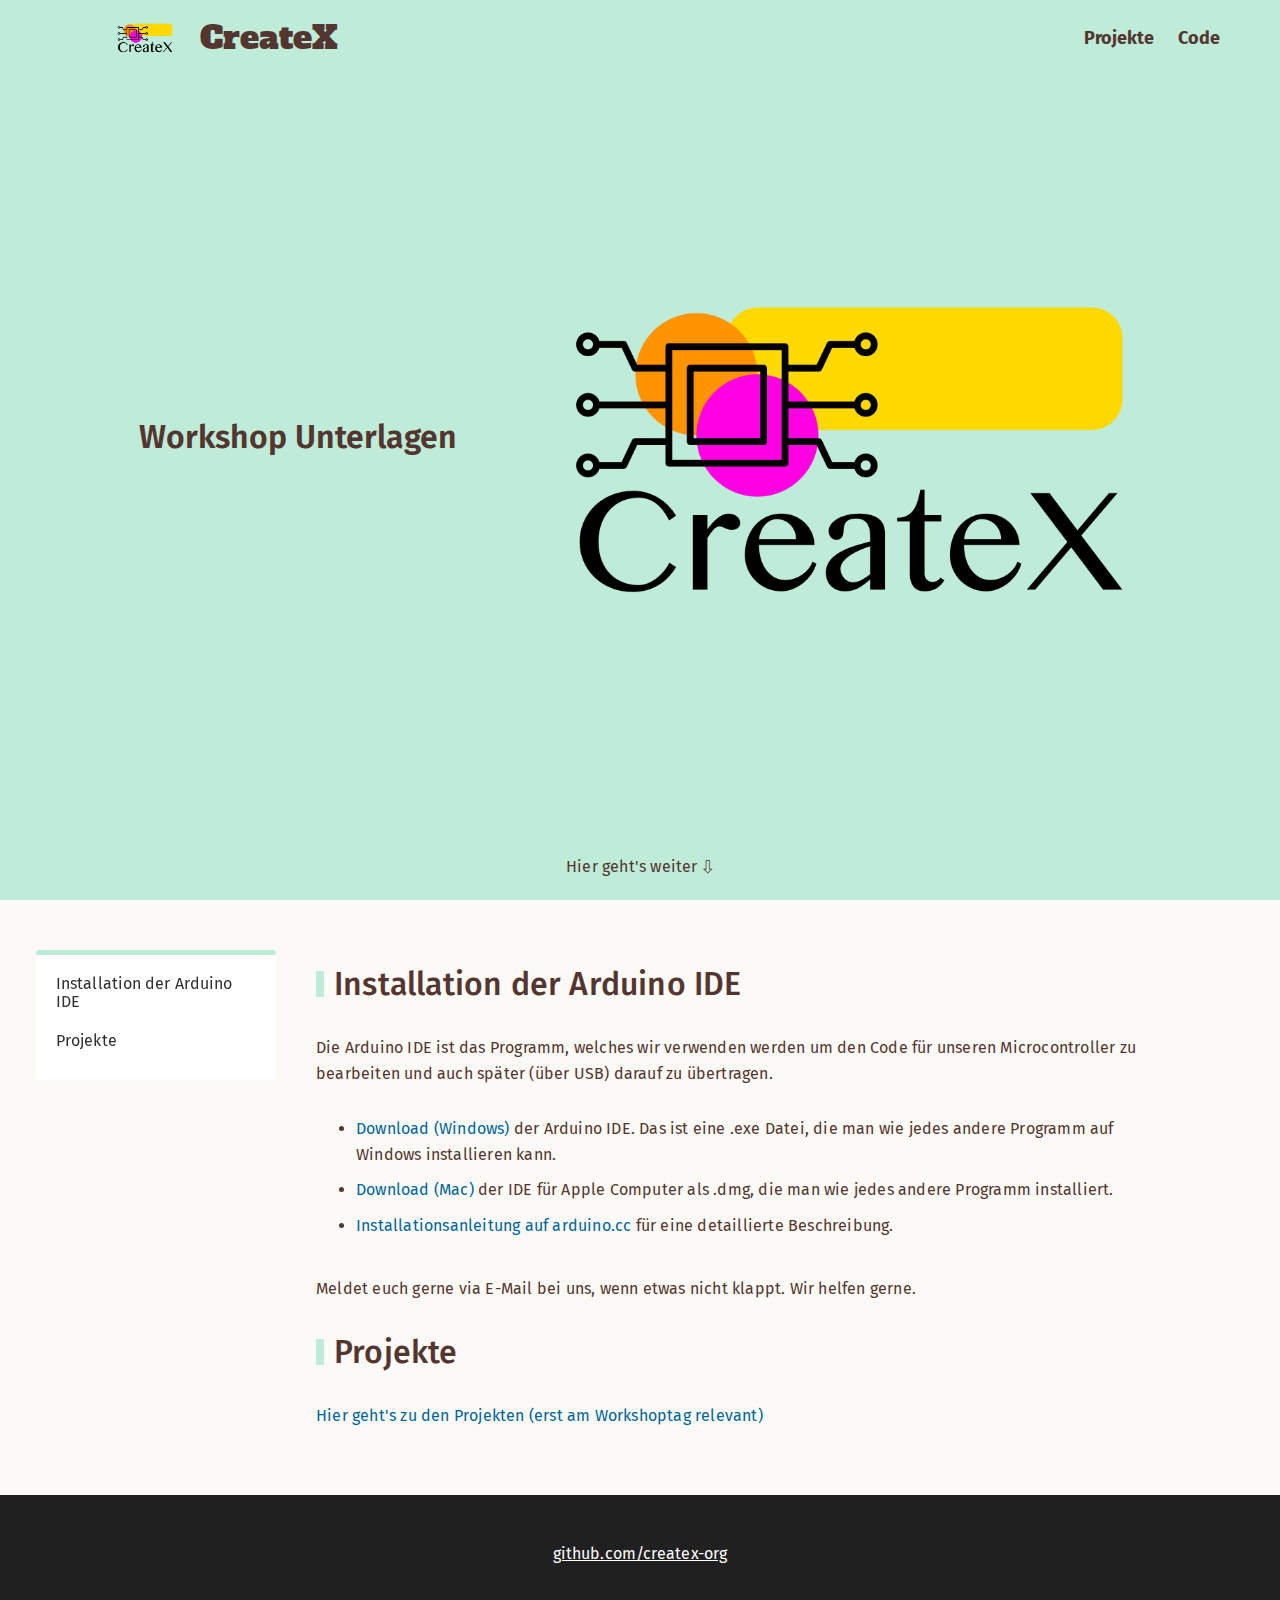
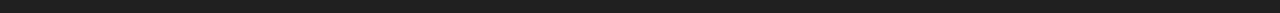
<file: index.html>
<!DOCTYPE html>
<html lang="en">

<head>
    <meta charset="UTF-8">
    <title>CreateX Workshop.</title>
    <meta name="viewport" content="width=device-width, initial-scale=1, shrink-to-fit=no">
    
    <link rel="icon" type="image/png" href="/favicon.ico">
    
    
    <link href="https://fonts.googleapis.com/css?family=Alfa+Slab+One&display=swap" rel="stylesheet">
    <link href="https://fonts.googleapis.com/css?family=Fira+Sans:400,500,600&display=swap" rel="stylesheet">
    
    <link rel="stylesheet" href="https://createx-org.github.io/normalize.css">
    <link rel="stylesheet" href="https://createx-org.github.io/style.css">
    <script defer src="https://createx-org.github.io/scripts.js"></script>
    
    
</head>

<body>
    

    <header class="pos-absolute bg-transparent">
        

<a href="https://createx-org.github.io/">
    <div class="logo">
        <img src="https://createx-org.github.io/logo.png" alt="logo">
        CreateX
    </div>
</a>

<nav>
    
    
    
    <a class="nav-item subtitle-text" href="https://createx-org.github.io/projects/">Projekte</a>
    
    
    
    
    <a class="nav-item subtitle-text" href="https://createx-org.github.io/code/">Code</a>
    
    
    
</nav>

    </header>

    <div class="hero">
        
        <section class="text-center">
            <h1 class="heading-text">
                Workshop Unterlagen
            </h1>
            <h3 class="title-text">
                
            </h3>
        </section>
        <img class="hero-image" src="https://createx-org.github.io/logo.png">

        <div class="explore-more text"
            onclick="scroll_into_view()">
            Hier geht's weiter ⇩
        </div>
        
    </div>

    

    <main>
        
        
        
        
        
        <div class="toc">
            <div class="toc-sticky">
                
                <div class="toc-item">
                    <a class="subtext" href="https://createx-org.github.io/#installation-der-arduino-ide">Installation der Arduino IDE</a>
                </div>
                
                
                <div class="toc-item">
                    <a class="subtext" href="https://createx-org.github.io/#projekte">Projekte</a>
                </div>
                
                
            </div>
        </div>
        
        

        <div class="content text">
            
            <h1 id="installation-der-arduino-ide">Installation der Arduino IDE</h1>
<p>Die Arduino IDE ist das Programm, welches wir verwenden werden um den Code für unseren Microcontroller zu bearbeiten und auch später (über USB) darauf zu übertragen.</p>
<ul>
<li><a rel="noopener" target="_blank" href="https://downloads.arduino.cc/arduino-ide/arduino-ide_2.1.0_Windows_64bit.exe">Download (Windows)</a> der Arduino IDE. Das ist eine .exe Datei, die man wie jedes andere Programm auf Windows installieren kann.</li>
<li><a rel="noopener" target="_blank" href="https://downloads.arduino.cc/arduino-ide/arduino-ide_2.1.1_macOS_64bit.dmg">Download (Mac)</a> der IDE für Apple Computer als .dmg, die man wie jedes andere Programm installiert.</li>
<li><a rel="noopener" target="_blank" href="https://docs.arduino.cc/software/ide-v2/tutorials/getting-started/ide-v2-downloading-and-installing">Installationsanleitung auf arduino.cc</a> für eine detaillierte Beschreibung.</li>
</ul>
<p>Meldet euch gerne via E-Mail bei uns, wenn etwas nicht klappt. Wir helfen gerne.</p>
<h1 id="projekte">Projekte</h1>
<p><a href="https://createx-org.github.io/projects">Hier geht's zu den Projekten (erst am Workshoptag relevant)</a></p>

            
        </div>

        
        
    </main>

    
    <footer>
        <small class="subtext">
            <a href="https://github.com/createx-org">github.com/createx-org</a>
        </small>
    </footer>
    
</body>

</html>
</file>
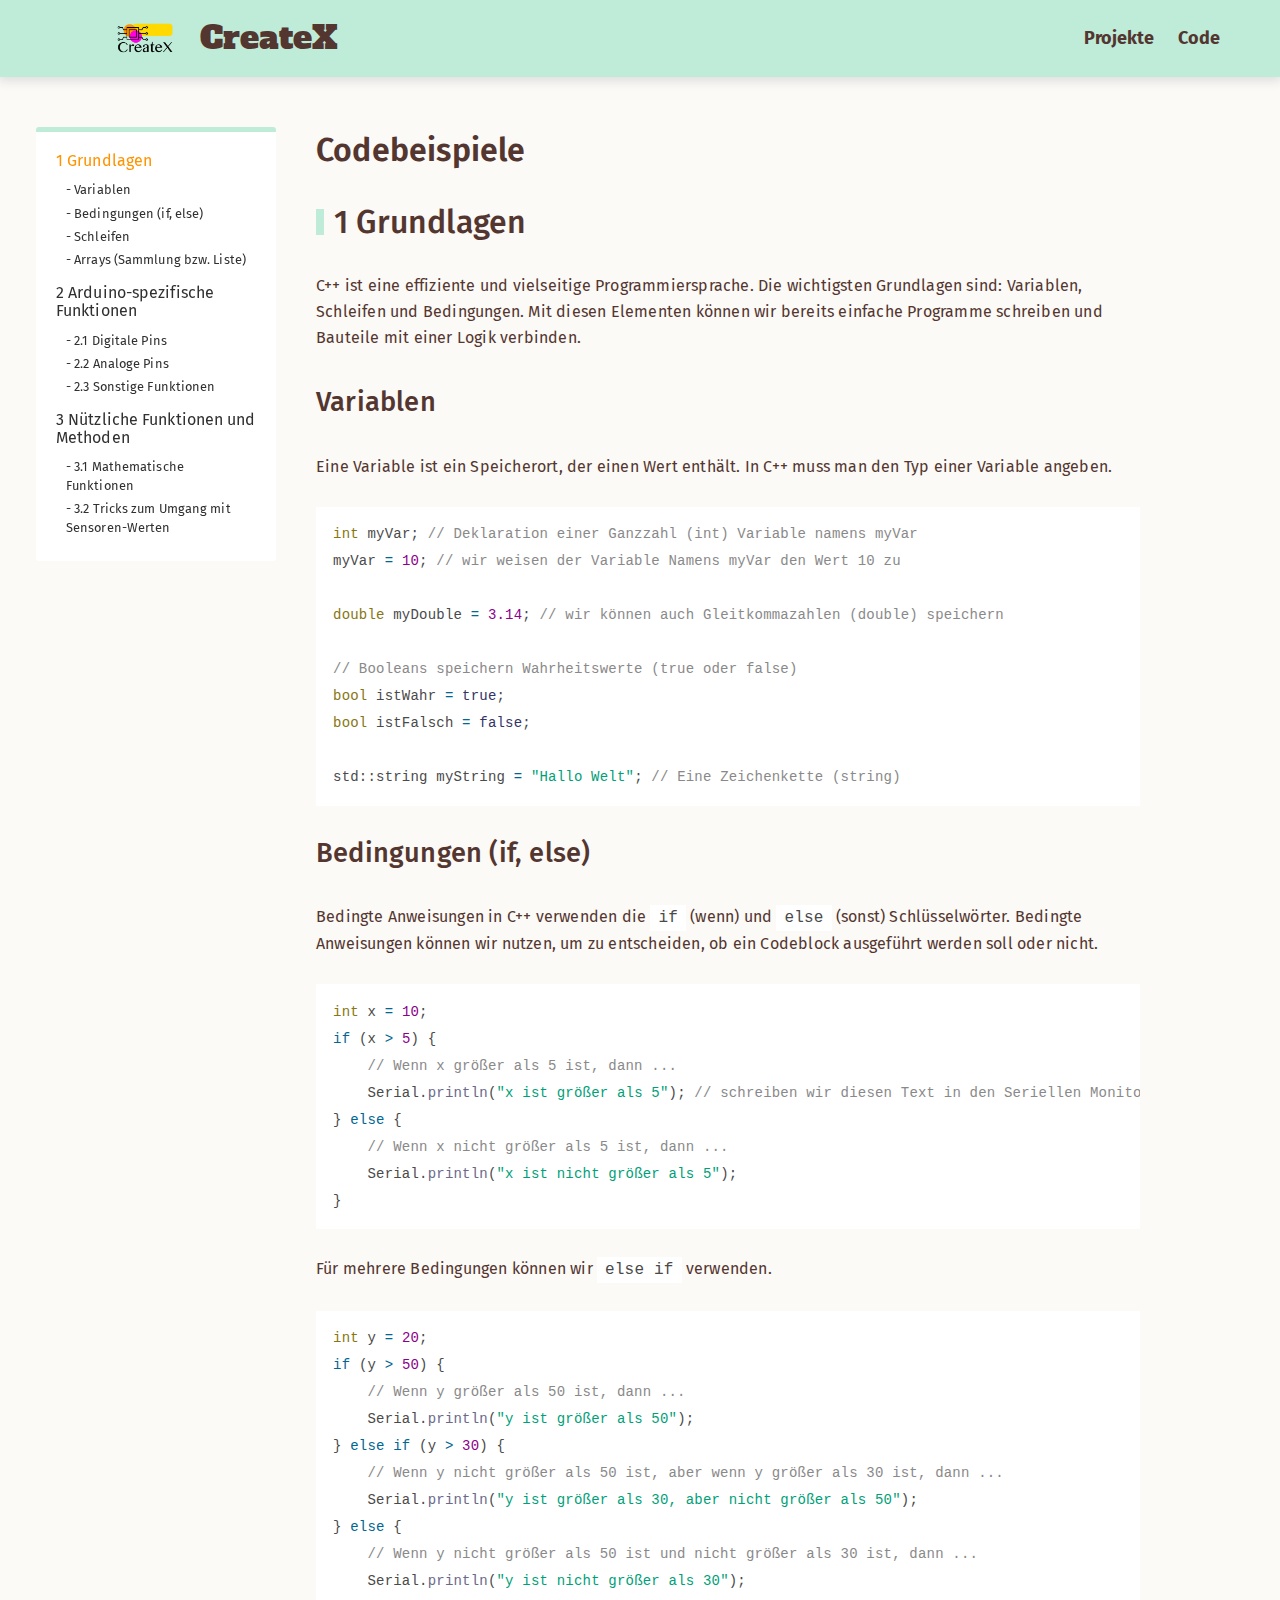
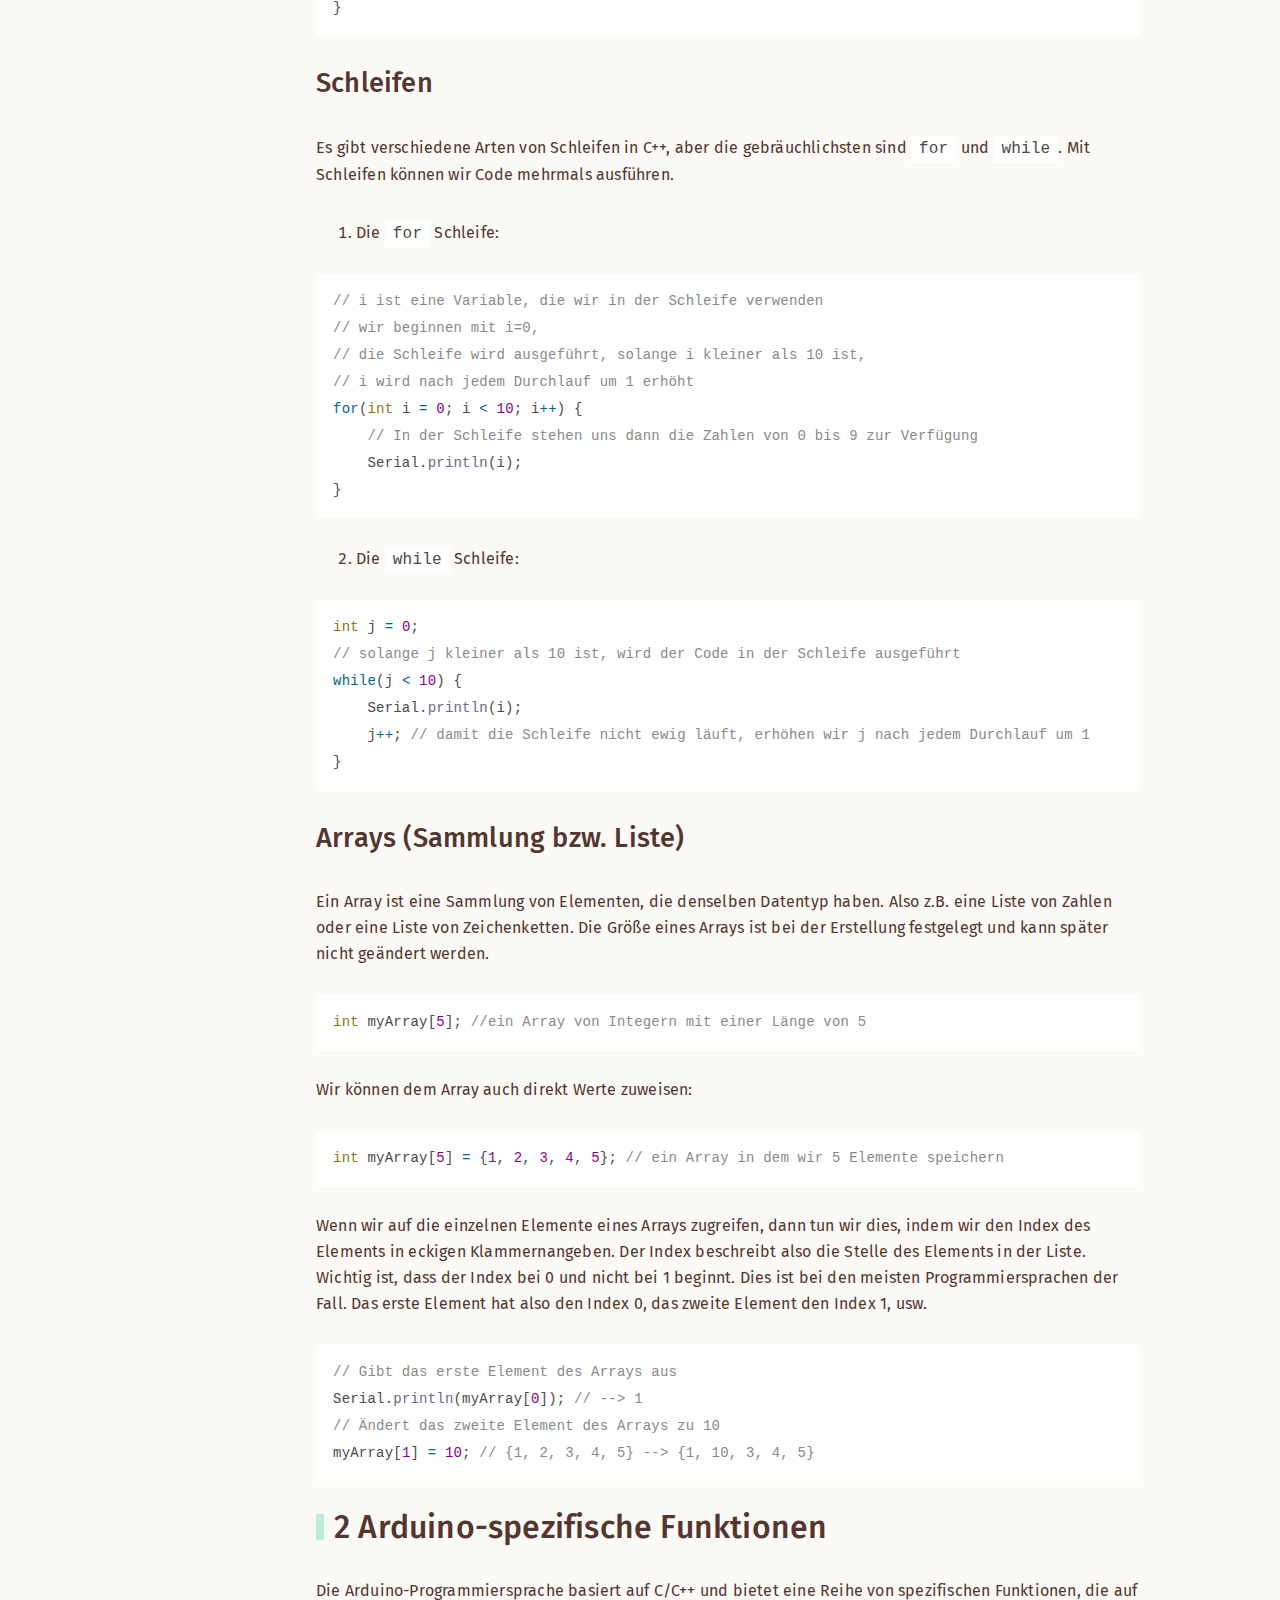
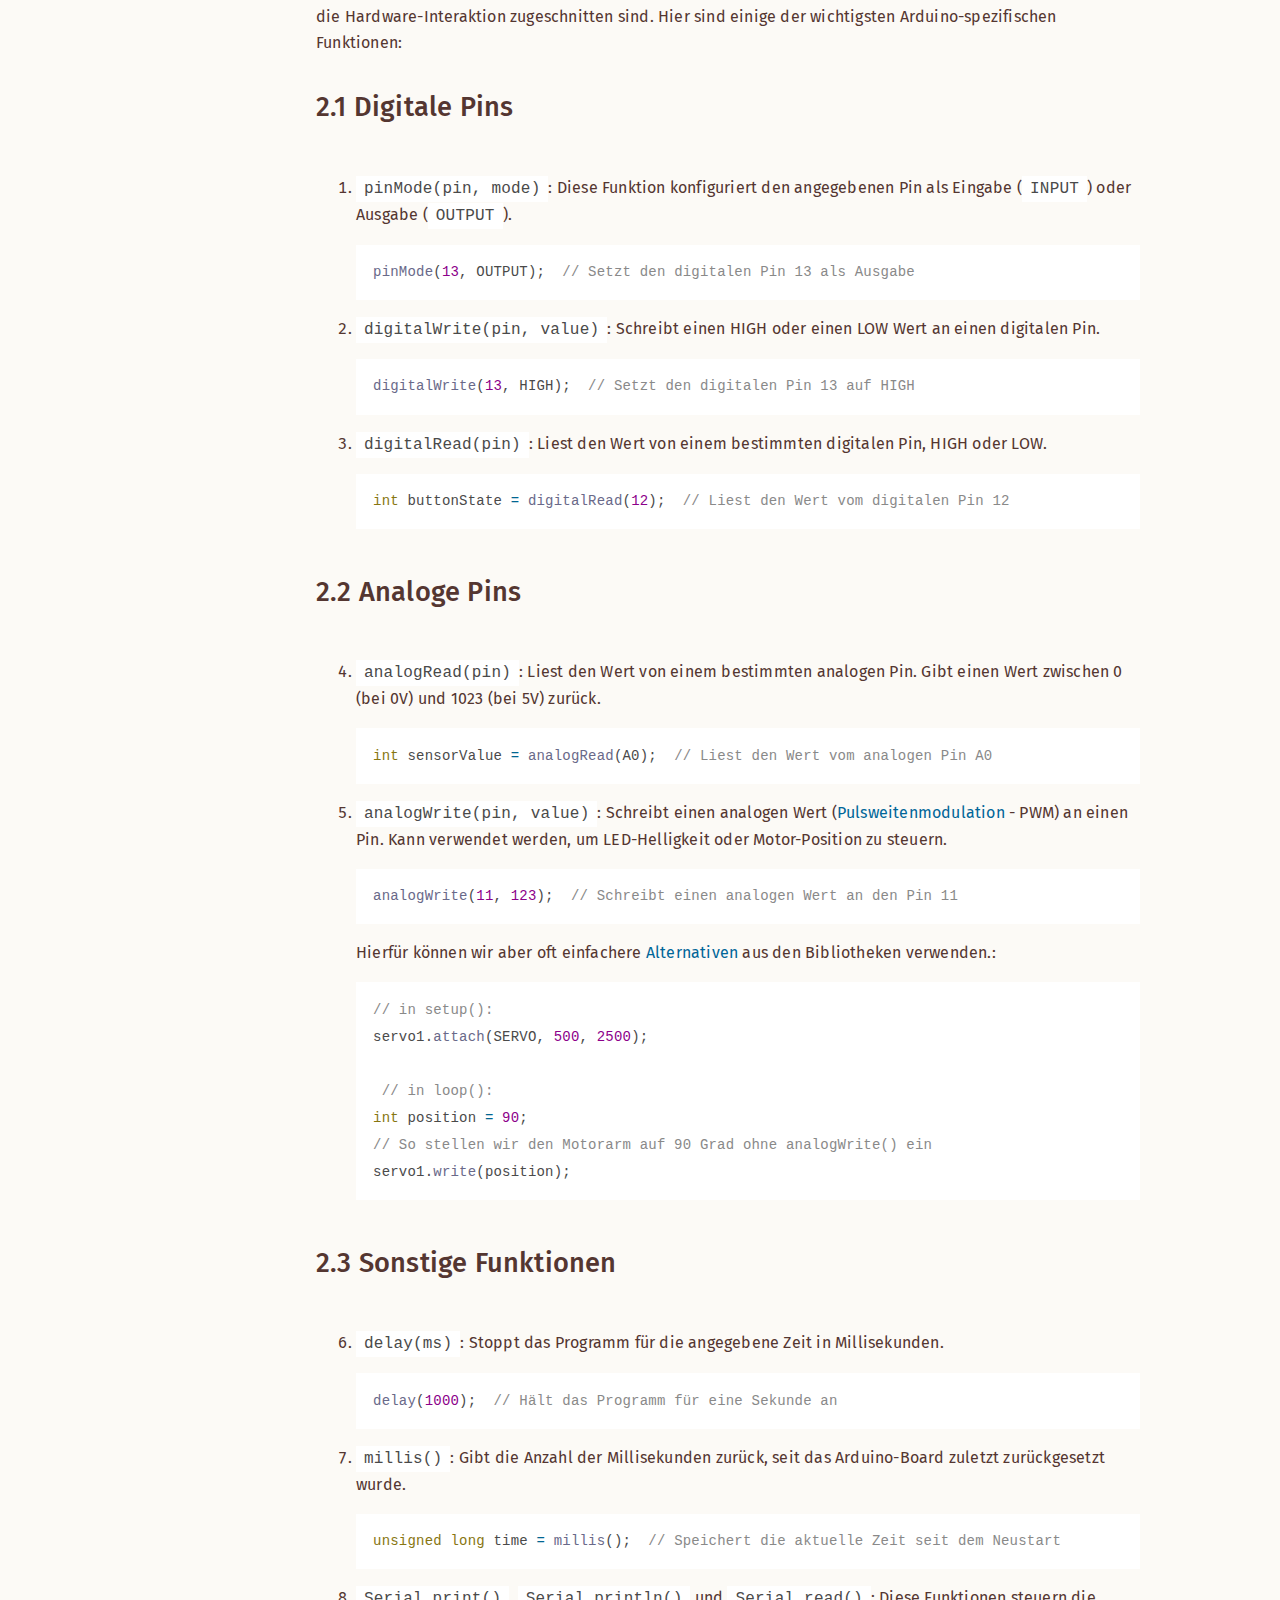
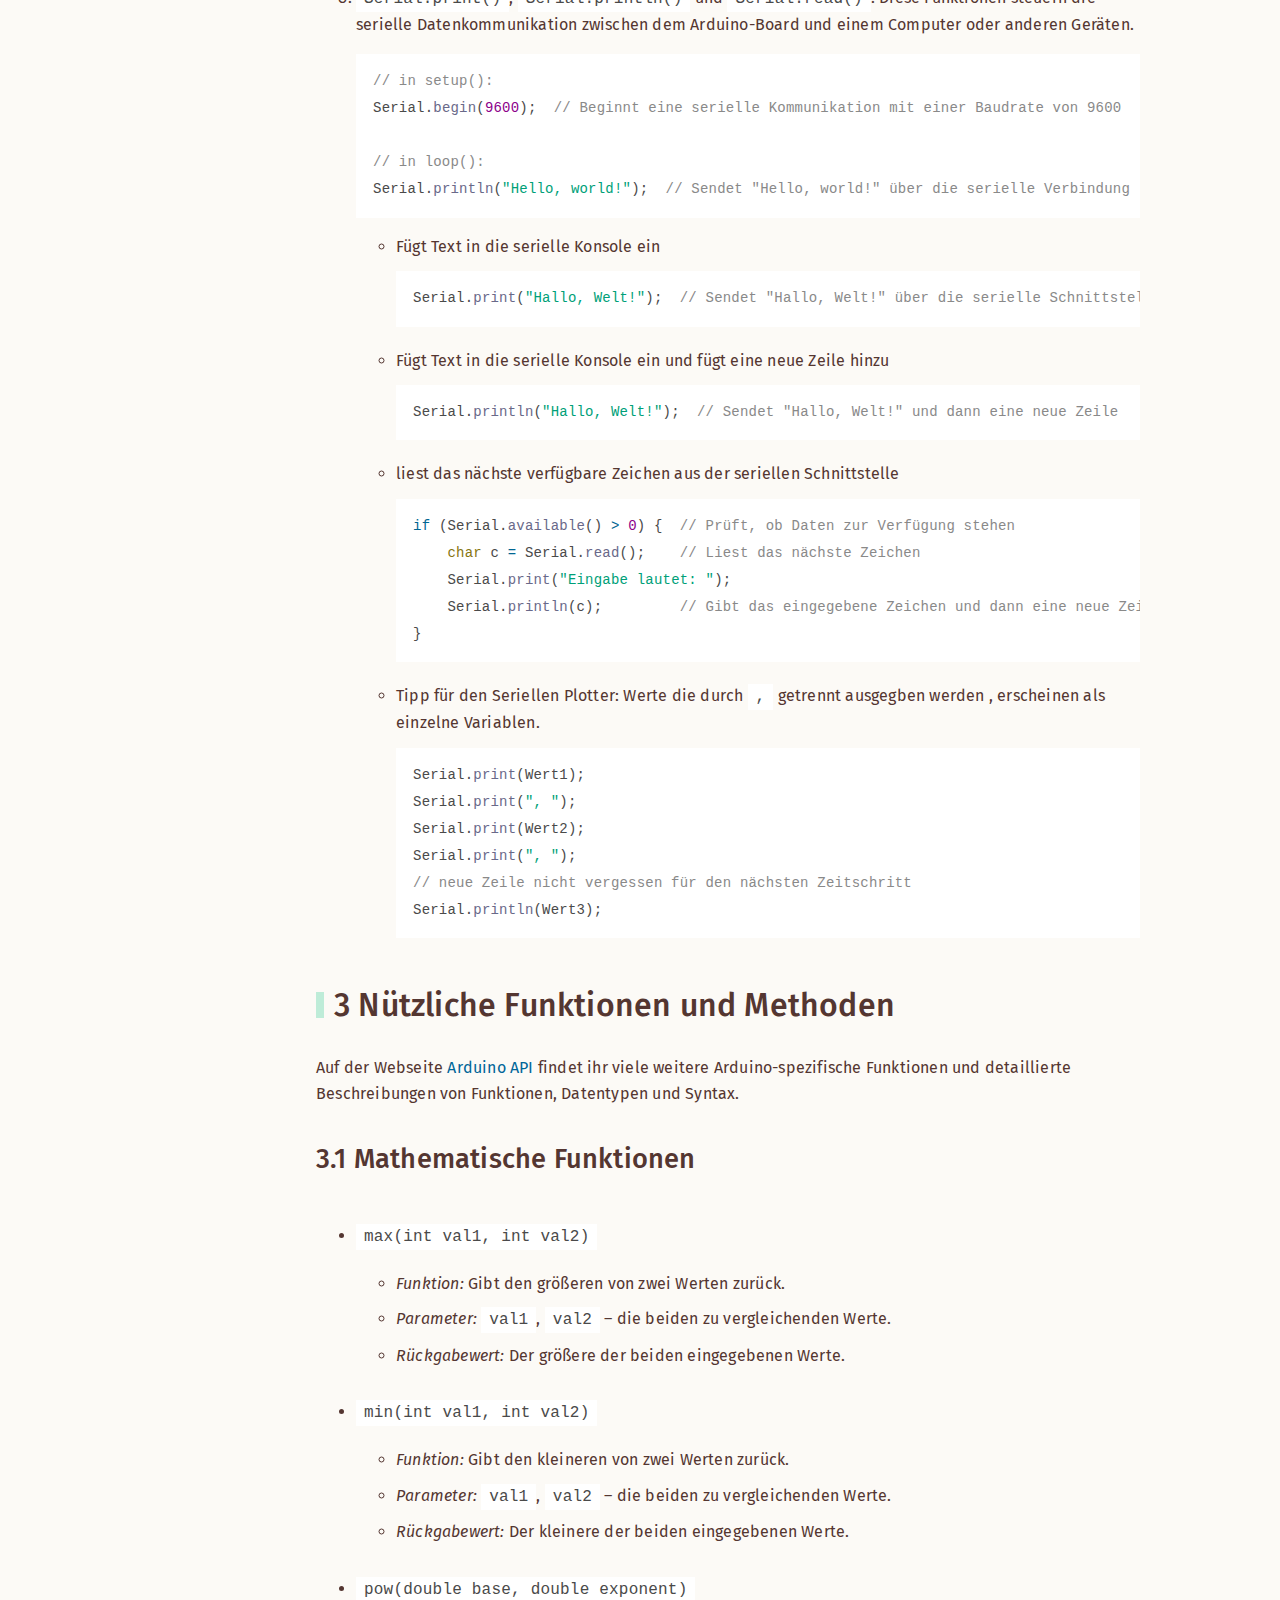
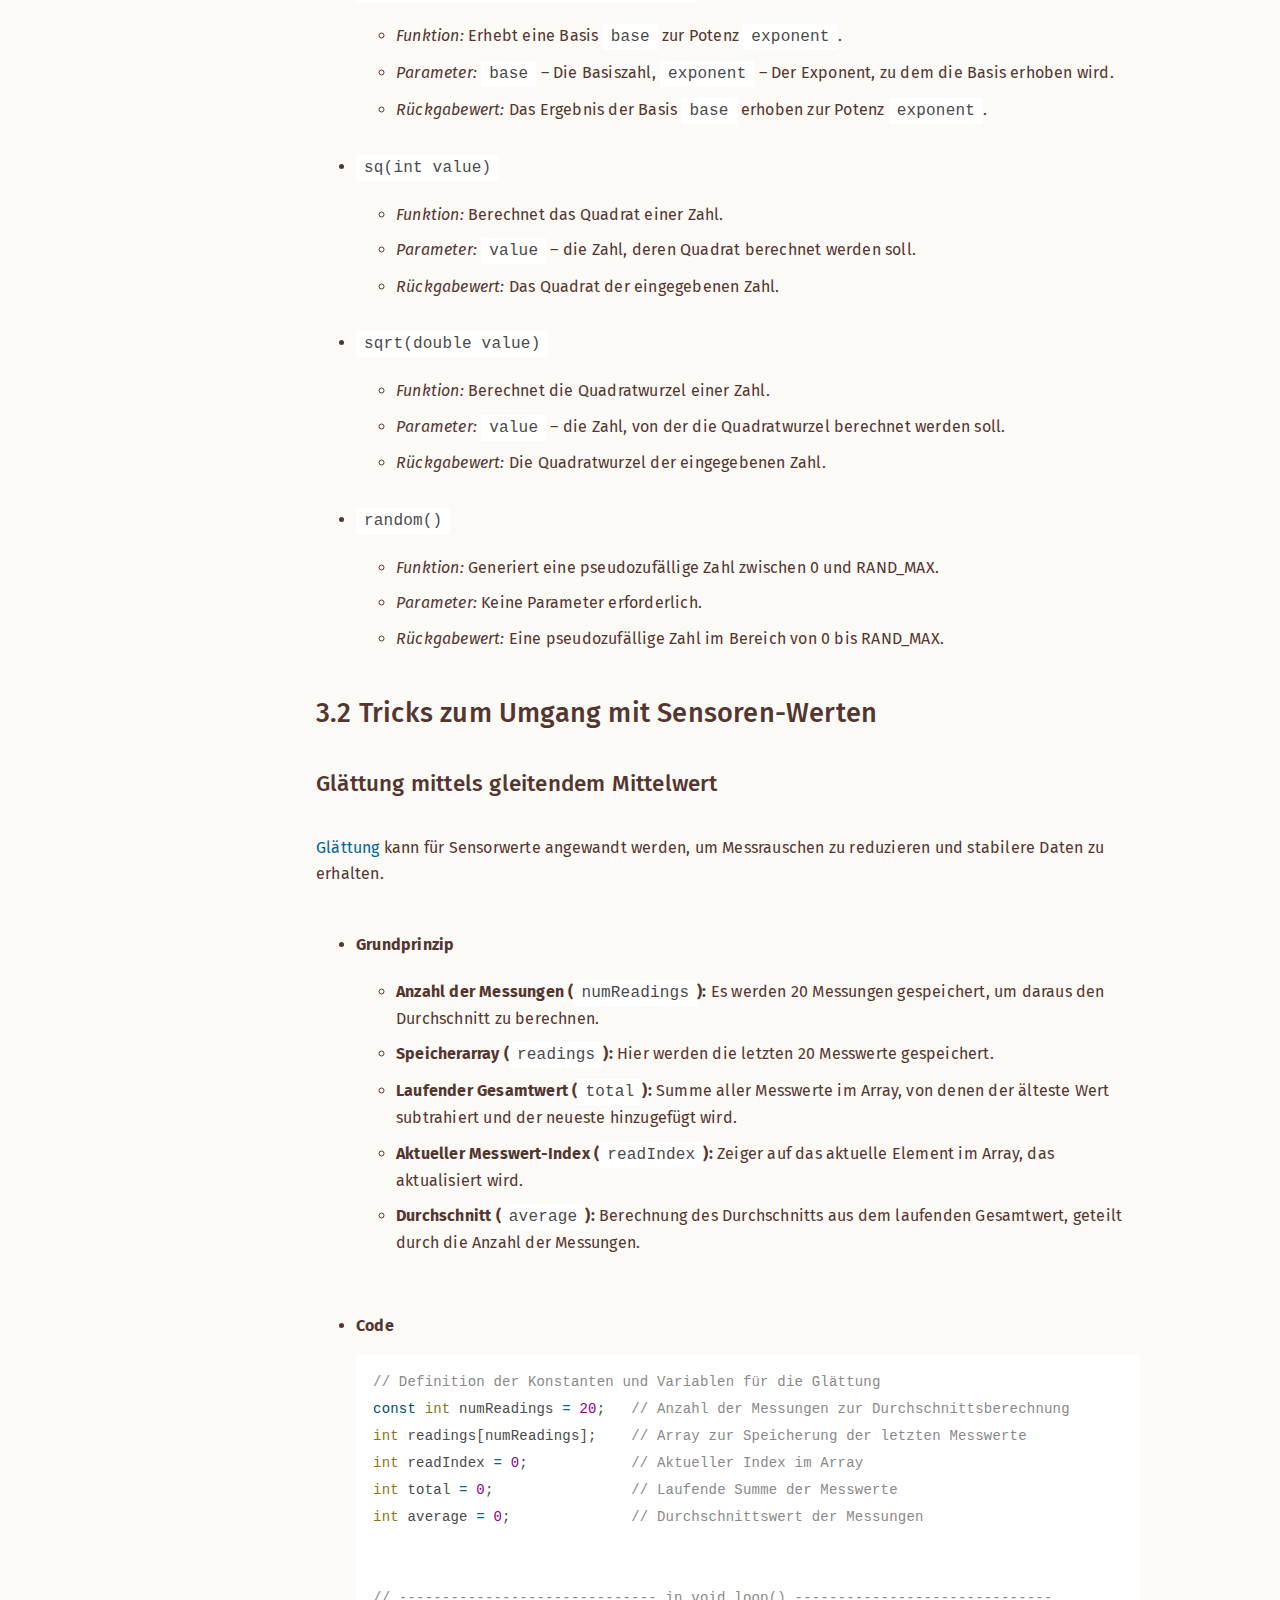
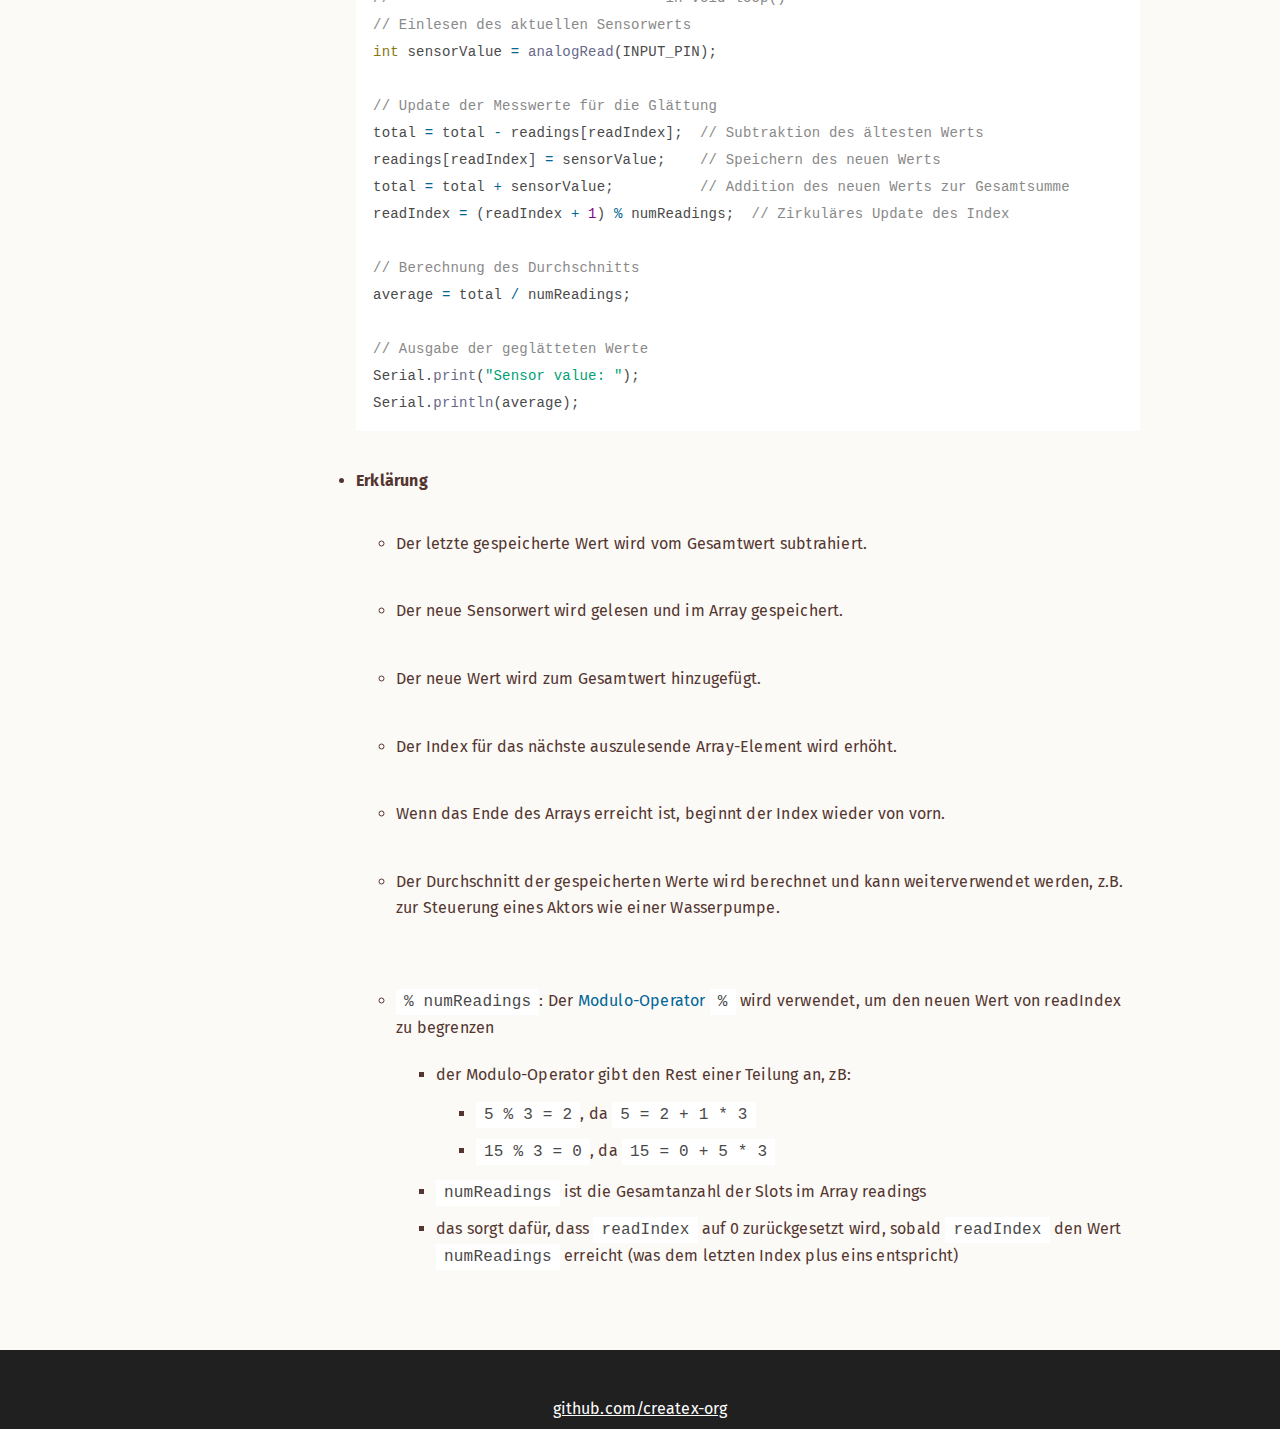
<file: code/index.html>
<!DOCTYPE html>
<html lang="en">

<head>
    <meta charset="UTF-8">
    <title>Code | CreateX Workshop. </title>
    <meta name="viewport" content="width=device-width, initial-scale=1, shrink-to-fit=no">
    
    <link rel="icon" type="image/png" href="/favicon.ico">
    
    
    <link href="https://fonts.googleapis.com/css?family=Alfa+Slab+One&display=swap" rel="stylesheet">
    <link href="https://fonts.googleapis.com/css?family=Fira+Sans:400,500,600&display=swap" rel="stylesheet">
    
    <link rel="stylesheet" href="https://createx-org.github.io/normalize.css">
    <link rel="stylesheet" href="https://createx-org.github.io/style.css">
    <script defer src="https://createx-org.github.io/scripts.js"></script>
    
    
</head>

<body>
    
<header class="box-shadow">
    

<a href="https://createx-org.github.io/">
    <div class="logo">
        <img src="https://createx-org.github.io/logo.png" alt="logo">
        CreateX
    </div>
</a>

<nav>
    
    
    
    <a class="nav-item subtitle-text" href="https://createx-org.github.io/projects/">Projekte</a>
    
    
    
    
    <a class="nav-item subtitle-text" href="https://createx-org.github.io/code/">Code</a>
    
    
    
</nav>

</header>


    <main>
        
        
        
        
        
        <div class="toc">
            <div class="toc-sticky">
                
                <div class="toc-item">
                    <a class="subtext" href="https://createx-org.github.io/code/#1-grundlagen">1 Grundlagen</a>
                </div>
                
                
                <div class="toc-item-child">
                    <a class="subtext" href="https://createx-org.github.io/code/#variablen"><small>- Variablen</small></a>
                </div>
                
                <div class="toc-item-child">
                    <a class="subtext" href="https://createx-org.github.io/code/#bedingungen-if-else"><small>- Bedingungen (if, else)</small></a>
                </div>
                
                <div class="toc-item-child">
                    <a class="subtext" href="https://createx-org.github.io/code/#schleifen"><small>- Schleifen</small></a>
                </div>
                
                <div class="toc-item-child">
                    <a class="subtext" href="https://createx-org.github.io/code/#arrays-sammlung-bzw-liste"><small>- Arrays (Sammlung bzw. Liste)</small></a>
                </div>
                
                
                
                <div class="toc-item">
                    <a class="subtext" href="https://createx-org.github.io/code/#2-arduino-spezifische-funktionen">2 Arduino-spezifische Funktionen</a>
                </div>
                
                
                <div class="toc-item-child">
                    <a class="subtext" href="https://createx-org.github.io/code/#2-1-digitale-pins"><small>- 2.1 Digitale Pins</small></a>
                </div>
                
                <div class="toc-item-child">
                    <a class="subtext" href="https://createx-org.github.io/code/#2-2-analoge-pins"><small>- 2.2 Analoge Pins</small></a>
                </div>
                
                <div class="toc-item-child">
                    <a class="subtext" href="https://createx-org.github.io/code/#2-3-sonstige-funktionen"><small>- 2.3 Sonstige Funktionen</small></a>
                </div>
                
                
                
                <div class="toc-item">
                    <a class="subtext" href="https://createx-org.github.io/code/#3-nutzliche-funktionen-und-methoden">3 Nützliche Funktionen und Methoden</a>
                </div>
                
                
                <div class="toc-item-child">
                    <a class="subtext" href="https://createx-org.github.io/code/#3-1-mathematische-funktionen"><small>- 3.1 Mathematische Funktionen</small></a>
                </div>
                
                <div class="toc-item-child">
                    <a class="subtext" href="https://createx-org.github.io/code/#3-2-tricks-zum-umgang-mit-sensoren-werten"><small>- 3.2 Tricks zum Umgang mit Sensoren-Werten</small></a>
                </div>
                
                
                
            </div>
        </div>
        
        

        <div class="content text">
            
<div class="heading-text">Codebeispiele</div>
<h1 id="1-grundlagen">1 Grundlagen</h1>
<p>C++ ist eine effiziente und vielseitige Programmiersprache. Die wichtigsten Grundlagen sind: Variablen, Schleifen und Bedingungen.
Mit diesen Elementen können wir bereits einfache Programme schreiben und Bauteile mit einer Logik verbinden.</p>
<h2 id="variablen">Variablen</h2>
<p>Eine Variable ist ein Speicherort, der einen Wert enthält. In C++ muss man den Typ einer Variable angeben.</p>
<pre data-lang="cpp" style="background-color:#ffffff;color:#010101;" class="language-cpp "><code class="language-cpp" data-lang="cpp"><span style="color:#877611;">int</span><span> myVar; </span><span style="color:#898989;">// Deklaration einer Ganzzahl (int) Variable namens myVar
</span><span>myVar </span><span style="color:#016692;">= </span><span style="color:#8c008a;">10</span><span>; </span><span style="color:#898989;">// wir weisen der Variable Namens myVar den Wert 10 zu
</span><span>
</span><span style="color:#877611;">double</span><span> myDouble </span><span style="color:#016692;">= </span><span style="color:#8c008a;">3.14</span><span>; </span><span style="color:#898989;">// wir können auch Gleitkommazahlen (double) speichern
</span><span>
</span><span style="color:#898989;">// Booleans speichern Wahrheitswerte (true oder false)
</span><span style="color:#877611;">bool</span><span> istWahr </span><span style="color:#016692;">= </span><span style="color:#333366;">true</span><span>;
</span><span style="color:#877611;">bool</span><span> istFalsch </span><span style="color:#016692;">= </span><span style="color:#333366;">false</span><span>;
</span><span>
</span><span>std::string myString </span><span style="color:#016692;">= </span><span style="color:#009f78;">&quot;Hallo Welt&quot;</span><span>; </span><span style="color:#898989;">// Eine Zeichenkette (string)
</span></code></pre>
<h2 id="bedingungen-if-else">Bedingungen (if, else)</h2>
<p>Bedingte Anweisungen in C++ verwenden die <code>if</code> (wenn) und <code>else</code> (sonst) Schlüsselwörter. Bedingte Anweisungen können wir nutzen, um zu entscheiden, ob ein Codeblock ausgeführt werden soll oder nicht.</p>
<pre data-lang="cpp" style="background-color:#ffffff;color:#010101;" class="language-cpp "><code class="language-cpp" data-lang="cpp"><span style="color:#877611;">int</span><span> x </span><span style="color:#016692;">= </span><span style="color:#8c008a;">10</span><span>;
</span><span style="color:#016692;">if </span><span>(x </span><span style="color:#016692;">&gt; </span><span style="color:#8c008a;">5</span><span>) {
</span><span>    </span><span style="color:#898989;">// Wenn x größer als 5 ist, dann ...
</span><span>    Serial.</span><span style="color:#696989;">println</span><span>(</span><span style="color:#009f78;">&quot;x ist größer als 5&quot;</span><span>); </span><span style="color:#898989;">// schreiben wir diesen Text in den Seriellen Monitor
</span><span>} </span><span style="color:#016692;">else </span><span>{
</span><span>    </span><span style="color:#898989;">// Wenn x nicht größer als 5 ist, dann ...
</span><span>    Serial.</span><span style="color:#696989;">println</span><span>(</span><span style="color:#009f78;">&quot;x ist nicht größer als 5&quot;</span><span>);
</span><span>}
</span></code></pre>
<p>Für mehrere Bedingungen können wir <code>else if</code> verwenden.</p>
<pre data-lang="cpp" style="background-color:#ffffff;color:#010101;" class="language-cpp "><code class="language-cpp" data-lang="cpp"><span style="color:#877611;">int</span><span> y </span><span style="color:#016692;">= </span><span style="color:#8c008a;">20</span><span>;
</span><span style="color:#016692;">if </span><span>(y </span><span style="color:#016692;">&gt; </span><span style="color:#8c008a;">50</span><span>) {
</span><span>    </span><span style="color:#898989;">// Wenn y größer als 50 ist, dann ...
</span><span>    Serial.</span><span style="color:#696989;">println</span><span>(</span><span style="color:#009f78;">&quot;y ist größer als 50&quot;</span><span>);
</span><span>} </span><span style="color:#016692;">else if </span><span>(y </span><span style="color:#016692;">&gt; </span><span style="color:#8c008a;">30</span><span>) {
</span><span>    </span><span style="color:#898989;">// Wenn y nicht größer als 50 ist, aber wenn y größer als 30 ist, dann ...
</span><span>    Serial.</span><span style="color:#696989;">println</span><span>(</span><span style="color:#009f78;">&quot;y ist größer als 30, aber nicht größer als 50&quot;</span><span>);
</span><span>} </span><span style="color:#016692;">else </span><span>{
</span><span>    </span><span style="color:#898989;">// Wenn y nicht größer als 50 ist und nicht größer als 30 ist, dann ...
</span><span>    Serial.</span><span style="color:#696989;">println</span><span>(</span><span style="color:#009f78;">&quot;y ist nicht größer als 30&quot;</span><span>);
</span><span>}
</span></code></pre>
<h2 id="schleifen">Schleifen</h2>
<p>Es gibt verschiedene Arten von Schleifen in C++, aber die gebräuchlichsten sind <code>for</code> und <code>while</code>. Mit Schleifen können wir Code mehrmals ausführen.</p>
<ol>
<li>Die <code>for</code> Schleife:</li>
</ol>
<pre data-lang="cpp" style="background-color:#ffffff;color:#010101;" class="language-cpp "><code class="language-cpp" data-lang="cpp"><span style="color:#898989;">// i ist eine Variable, die wir in der Schleife verwenden
</span><span style="color:#898989;">// wir beginnen mit i=0,
</span><span style="color:#898989;">// die Schleife wird ausgeführt, solange i kleiner als 10 ist, 
</span><span style="color:#898989;">// i wird nach jedem Durchlauf um 1 erhöht
</span><span style="color:#016692;">for</span><span>(</span><span style="color:#877611;">int</span><span> i </span><span style="color:#016692;">= </span><span style="color:#8c008a;">0</span><span>; i </span><span style="color:#016692;">&lt; </span><span style="color:#8c008a;">10</span><span>; i</span><span style="color:#016692;">++</span><span>) { 
</span><span>    </span><span style="color:#898989;">// In der Schleife stehen uns dann die Zahlen von 0 bis 9 zur Verfügung
</span><span>    Serial.</span><span style="color:#696989;">println</span><span>(i);
</span><span>}
</span></code></pre>
<ol start="2">
<li>Die <code>while</code> Schleife:</li>
</ol>
<pre data-lang="cpp" style="background-color:#ffffff;color:#010101;" class="language-cpp "><code class="language-cpp" data-lang="cpp"><span style="color:#877611;">int</span><span> j </span><span style="color:#016692;">= </span><span style="color:#8c008a;">0</span><span>;
</span><span style="color:#898989;">// solange j kleiner als 10 ist, wird der Code in der Schleife ausgeführt
</span><span style="color:#016692;">while</span><span>(j </span><span style="color:#016692;">&lt; </span><span style="color:#8c008a;">10</span><span>) {
</span><span>    Serial.</span><span style="color:#696989;">println</span><span>(i);
</span><span>    j</span><span style="color:#016692;">++</span><span>; </span><span style="color:#898989;">// damit die Schleife nicht ewig läuft, erhöhen wir j nach jedem Durchlauf um 1 
</span><span>}
</span></code></pre>
<h2 id="arrays-sammlung-bzw-liste">Arrays (Sammlung bzw. Liste)</h2>
<p>Ein Array ist eine Sammlung von Elementen, die denselben Datentyp haben. Also z.B. eine Liste von Zahlen oder eine Liste von Zeichenketten.
Die Größe eines Arrays ist bei der Erstellung festgelegt und kann später nicht geändert werden.</p>
<pre data-lang="cpp" style="background-color:#ffffff;color:#010101;" class="language-cpp "><code class="language-cpp" data-lang="cpp"><span style="color:#877611;">int</span><span> myArray[</span><span style="color:#8c008a;">5</span><span>]; </span><span style="color:#898989;">//ein Array von Integern mit einer Länge von 5
</span></code></pre>
<p>Wir können dem Array auch direkt Werte zuweisen:</p>
<pre data-lang="cpp" style="background-color:#ffffff;color:#010101;" class="language-cpp "><code class="language-cpp" data-lang="cpp"><span style="color:#877611;">int</span><span> myArray[</span><span style="color:#8c008a;">5</span><span>] </span><span style="color:#016692;">= </span><span>{</span><span style="color:#8c008a;">1</span><span>, </span><span style="color:#8c008a;">2</span><span>, </span><span style="color:#8c008a;">3</span><span>, </span><span style="color:#8c008a;">4</span><span>, </span><span style="color:#8c008a;">5</span><span>}; </span><span style="color:#898989;">// ein Array in dem wir 5 Elemente speichern
</span></code></pre>
<p>Wenn wir auf die einzelnen Elemente eines Arrays zugreifen, dann tun wir dies, indem wir den Index des Elements in eckigen Klammernangeben.
Der Index beschreibt also die Stelle des Elements in der Liste.
Wichtig ist, dass der Index bei 0 und nicht bei 1 beginnt. Dies ist bei den meisten Programmiersprachen der Fall. 
Das erste Element hat also den Index 0, das zweite Element den Index 1, usw.</p>
<pre data-lang="cpp" style="background-color:#ffffff;color:#010101;" class="language-cpp "><code class="language-cpp" data-lang="cpp"><span style="color:#898989;">// Gibt das erste Element des Arrays aus 
</span><span>Serial.</span><span style="color:#696989;">println</span><span>(myArray[</span><span style="color:#8c008a;">0</span><span>]); </span><span style="color:#898989;">// --&gt; 1
</span><span style="color:#898989;">// Ändert das zweite Element des Arrays zu 10
</span><span>myArray[</span><span style="color:#8c008a;">1</span><span>] </span><span style="color:#016692;">= </span><span style="color:#8c008a;">10</span><span>; </span><span style="color:#898989;">// {1, 2, 3, 4, 5} --&gt; {1, 10, 3, 4, 5}
</span></code></pre>
<h1 id="2-arduino-spezifische-funktionen">2 Arduino-spezifische Funktionen</h1>
<p>Die Arduino-Programmiersprache basiert auf C/C++ und bietet eine Reihe von spezifischen Funktionen, die auf die Hardware-Interaktion zugeschnitten sind. Hier sind einige der wichtigsten Arduino-spezifischen Funktionen:</p>
<h2 id="2-1-digitale-pins">2.1 Digitale Pins</h2>
<ol>
<li>
<p><code>pinMode(pin, mode)</code>: Diese Funktion konfiguriert den angegebenen Pin als Eingabe (<code>INPUT</code>) oder Ausgabe (<code>OUTPUT</code>).</p>
<pre data-lang="cpp" style="background-color:#ffffff;color:#010101;" class="language-cpp "><code class="language-cpp" data-lang="cpp"><span style="color:#696989;">pinMode</span><span>(</span><span style="color:#8c008a;">13</span><span>, OUTPUT);  </span><span style="color:#898989;">// Setzt den digitalen Pin 13 als Ausgabe
</span></code></pre>
</li>
<li>
<p><code>digitalWrite(pin, value)</code>: Schreibt einen HIGH oder einen LOW Wert an einen digitalen Pin.</p>
<pre data-lang="cpp" style="background-color:#ffffff;color:#010101;" class="language-cpp "><code class="language-cpp" data-lang="cpp"><span style="color:#696989;">digitalWrite</span><span>(</span><span style="color:#8c008a;">13</span><span>, HIGH);  </span><span style="color:#898989;">// Setzt den digitalen Pin 13 auf HIGH
</span></code></pre>
</li>
<li>
<p><code>digitalRead(pin)</code>: Liest den Wert von einem bestimmten digitalen Pin, HIGH oder LOW.</p>
<pre data-lang="cpp" style="background-color:#ffffff;color:#010101;" class="language-cpp "><code class="language-cpp" data-lang="cpp"><span style="color:#877611;">int</span><span> buttonState </span><span style="color:#016692;">= </span><span style="color:#696989;">digitalRead</span><span>(</span><span style="color:#8c008a;">12</span><span>);  </span><span style="color:#898989;">// Liest den Wert vom digitalen Pin 12
</span></code></pre>
</li>
</ol>
<h2 id="2-2-analoge-pins">2.2 Analoge Pins</h2>
<ol start="4">
<li>
<p><code>analogRead(pin)</code>: Liest den Wert von einem bestimmten analogen Pin. Gibt einen Wert zwischen 0 (bei 0V) und 1023 (bei 5V) zurück.</p>
<pre data-lang="cpp" style="background-color:#ffffff;color:#010101;" class="language-cpp "><code class="language-cpp" data-lang="cpp"><span style="color:#877611;">int</span><span> sensorValue </span><span style="color:#016692;">= </span><span style="color:#696989;">analogRead</span><span>(A0);  </span><span style="color:#898989;">// Liest den Wert vom analogen Pin A0
</span></code></pre>
</li>
<li>
<p><code>analogWrite(pin, value)</code>: Schreibt einen analogen Wert (<a rel="noopener" target="_blank" href="https://www.elektronik-kompendium.de/sites/kom/0401111.htm">Pulsweitenmodulation</a> - PWM) an einen Pin. Kann verwendet werden, um LED-Helligkeit oder Motor-Position zu steuern.</p>
<pre data-lang="cpp" style="background-color:#ffffff;color:#010101;" class="language-cpp "><code class="language-cpp" data-lang="cpp"><span style="color:#696989;">analogWrite</span><span>(</span><span style="color:#8c008a;">11</span><span>, </span><span style="color:#8c008a;">123</span><span>);  </span><span style="color:#898989;">// Schreibt einen analogen Wert an den Pin 11
</span></code></pre>
<p>Hierfür können wir aber oft einfachere <a rel="noopener" target="_blank" href="https://github.com/CreateX-org/workshop/blob/main/projects/outputs/input_Button_output_Servo/input_Button_output_Servo.ino">Alternativen</a> aus den Bibliotheken verwenden.: </p>
<pre data-lang="cpp" style="background-color:#ffffff;color:#010101;" class="language-cpp "><code class="language-cpp" data-lang="cpp"><span style="color:#898989;">// in setup():
</span><span>servo1.</span><span style="color:#696989;">attach</span><span>(SERVO, </span><span style="color:#8c008a;">500</span><span>, </span><span style="color:#8c008a;">2500</span><span>);
</span><span>
</span><span> </span><span style="color:#898989;">// in loop():
</span><span style="color:#877611;">int</span><span> position </span><span style="color:#016692;">= </span><span style="color:#8c008a;">90</span><span>; 
</span><span style="color:#898989;">// So stellen wir den Motorarm auf 90 Grad ohne analogWrite() ein
</span><span>servo1.</span><span style="color:#696989;">write</span><span>(position);
</span></code></pre>
</li>
</ol>
<h2 id="2-3-sonstige-funktionen">2.3 Sonstige Funktionen</h2>
<ol start="6">
<li>
<p><code>delay(ms)</code>: Stoppt das Programm für die angegebene Zeit in Millisekunden.</p>
<pre data-lang="cpp" style="background-color:#ffffff;color:#010101;" class="language-cpp "><code class="language-cpp" data-lang="cpp"><span style="color:#696989;">delay</span><span>(</span><span style="color:#8c008a;">1000</span><span>);  </span><span style="color:#898989;">// Hält das Programm für eine Sekunde an
</span></code></pre>
</li>
<li>
<p><code>millis()</code>: Gibt die Anzahl der Millisekunden zurück, seit das Arduino-Board zuletzt zurückgesetzt wurde. </p>
<pre data-lang="cpp" style="background-color:#ffffff;color:#010101;" class="language-cpp "><code class="language-cpp" data-lang="cpp"><span style="color:#877611;">unsigned long</span><span> time </span><span style="color:#016692;">= </span><span style="color:#696989;">millis</span><span>();  </span><span style="color:#898989;">// Speichert die aktuelle Zeit seit dem Neustart
</span></code></pre>
</li>
<li>
<p><code>Serial.print()</code>, <code>Serial.println()</code> und <code>Serial.read()</code>: Diese Funktionen steuern die serielle Datenkommunikation zwischen dem Arduino-Board und einem Computer oder anderen Geräten.</p>
<pre data-lang="cpp" style="background-color:#ffffff;color:#010101;" class="language-cpp "><code class="language-cpp" data-lang="cpp"><span style="color:#898989;">// in setup():
</span><span>Serial.</span><span style="color:#696989;">begin</span><span>(</span><span style="color:#8c008a;">9600</span><span>);  </span><span style="color:#898989;">// Beginnt eine serielle Kommunikation mit einer Baudrate von 9600
</span><span>
</span><span style="color:#898989;">// in loop():
</span><span>Serial.</span><span style="color:#696989;">println</span><span>(</span><span style="color:#009f78;">&quot;Hello, world!&quot;</span><span>);  </span><span style="color:#898989;">// Sendet &quot;Hello, world!&quot; über die serielle Verbindung
</span></code></pre>
<ul>
<li>Fügt Text in die serielle Konsole ein<pre data-lang="cpp" style="background-color:#ffffff;color:#010101;" class="language-cpp "><code class="language-cpp" data-lang="cpp"><span>Serial.</span><span style="color:#696989;">print</span><span>(</span><span style="color:#009f78;">&quot;Hallo, Welt!&quot;</span><span>);  </span><span style="color:#898989;">// Sendet &quot;Hallo, Welt!&quot; über die serielle Schnittstelle
</span></code></pre>
</li>
<li>Fügt Text in die serielle Konsole ein und fügt eine neue Zeile hinzu<pre data-lang="cpp" style="background-color:#ffffff;color:#010101;" class="language-cpp "><code class="language-cpp" data-lang="cpp"><span>Serial.</span><span style="color:#696989;">println</span><span>(</span><span style="color:#009f78;">&quot;Hallo, Welt!&quot;</span><span>);  </span><span style="color:#898989;">// Sendet &quot;Hallo, Welt!&quot; und dann eine neue Zeile
</span></code></pre>
</li>
<li>liest das nächste verfügbare Zeichen aus der seriellen Schnittstelle<pre data-lang="cpp" style="background-color:#ffffff;color:#010101;" class="language-cpp "><code class="language-cpp" data-lang="cpp"><span style="color:#016692;">if </span><span>(Serial.</span><span style="color:#696989;">available</span><span>() </span><span style="color:#016692;">&gt; </span><span style="color:#8c008a;">0</span><span>) {  </span><span style="color:#898989;">// Prüft, ob Daten zur Verfügung stehen
</span><span>    </span><span style="color:#877611;">char</span><span> c </span><span style="color:#016692;">=</span><span> Serial.</span><span style="color:#696989;">read</span><span>();    </span><span style="color:#898989;">// Liest das nächste Zeichen
</span><span>    Serial.</span><span style="color:#696989;">print</span><span>(</span><span style="color:#009f78;">&quot;Eingabe lautet: &quot;</span><span>);
</span><span>    Serial.</span><span style="color:#696989;">println</span><span>(c);         </span><span style="color:#898989;">// Gibt das eingegebene Zeichen und dann eine neue Zeile aus
</span><span>}
</span></code></pre>
</li>
<li>Tipp für den Seriellen Plotter: Werte die durch <code>,</code> getrennt ausgegben werden , erscheinen als einzelne Variablen.<pre data-lang="cpp" style="background-color:#ffffff;color:#010101;" class="language-cpp "><code class="language-cpp" data-lang="cpp"><span>Serial.</span><span style="color:#696989;">print</span><span>(Wert1);
</span><span>Serial.</span><span style="color:#696989;">print</span><span>(</span><span style="color:#009f78;">&quot;, &quot;</span><span>);
</span><span>Serial.</span><span style="color:#696989;">print</span><span>(Wert2);
</span><span>Serial.</span><span style="color:#696989;">print</span><span>(</span><span style="color:#009f78;">&quot;, &quot;</span><span>);
</span><span style="color:#898989;">// neue Zeile nicht vergessen für den nächsten Zeitschritt
</span><span>Serial.</span><span style="color:#696989;">println</span><span>(Wert3);
</span></code></pre>
</li>
</ul>
</li>
</ol>
<h1 id="3-nutzliche-funktionen-und-methoden">3 Nützliche Funktionen und Methoden</h1>
<p>Auf der Webseite <a rel="noopener" target="_blank" href="https://docs.arduino.cc/learn/programming/reference/">Arduino API</a> findet ihr viele weitere Arduino-spezifische Funktionen und detaillierte Beschreibungen von Funktionen, Datentypen und Syntax.</p>
<h2 id="3-1-mathematische-funktionen">3.1 Mathematische Funktionen</h2>
<ul>
<li>
<p><code>max(int val1, int val2)</code></p>
<ul>
<li><em>Funktion:</em> Gibt den größeren von zwei Werten zurück.</li>
<li><em>Parameter:</em> <code>val1</code>, <code>val2</code> – die beiden zu vergleichenden Werte.</li>
<li><em>Rückgabewert:</em> Der größere der beiden eingegebenen Werte.</li>
</ul>
</li>
<li>
<p><code>min(int val1, int val2)</code></p>
<ul>
<li><em>Funktion:</em> Gibt den kleineren von zwei Werten zurück.</li>
<li><em>Parameter:</em> <code>val1</code>, <code>val2</code> – die beiden zu vergleichenden Werte.</li>
<li><em>Rückgabewert:</em> Der kleinere der beiden eingegebenen Werte.</li>
</ul>
</li>
<li>
<p><code>pow(double base, double exponent)</code></p>
<ul>
<li><em>Funktion:</em> Erhebt eine Basis <code>base</code> zur Potenz <code>exponent</code>.</li>
<li><em>Parameter:</em> <code>base</code> – Die Basiszahl, <code>exponent</code> – Der Exponent, zu dem die Basis erhoben wird.</li>
<li><em>Rückgabewert:</em> Das Ergebnis der Basis <code>base</code> erhoben zur Potenz <code>exponent</code>.</li>
</ul>
</li>
<li>
<p><code>sq(int value)</code></p>
<ul>
<li><em>Funktion:</em> Berechnet das Quadrat einer Zahl.</li>
<li><em>Parameter:</em> <code>value</code> – die Zahl, deren Quadrat berechnet werden soll.</li>
<li><em>Rückgabewert:</em> Das Quadrat der eingegebenen Zahl.</li>
</ul>
</li>
<li>
<p><code>sqrt(double value)</code></p>
<ul>
<li><em>Funktion:</em> Berechnet die Quadratwurzel einer Zahl.</li>
<li><em>Parameter:</em> <code>value</code> – die Zahl, von der die Quadratwurzel berechnet werden soll.</li>
<li><em>Rückgabewert:</em> Die Quadratwurzel der eingegebenen Zahl.</li>
</ul>
</li>
<li>
<p><code>random()</code></p>
<ul>
<li><em>Funktion:</em> Generiert eine pseudozufällige Zahl zwischen 0 und RAND_MAX.</li>
<li><em>Parameter:</em> Keine Parameter erforderlich.</li>
<li><em>Rückgabewert:</em> Eine pseudozufällige Zahl im Bereich von 0 bis RAND_MAX.</li>
</ul>
</li>
</ul>
<h2 id="3-2-tricks-zum-umgang-mit-sensoren-werten">3.2 Tricks zum Umgang mit Sensoren-Werten</h2>
<h3 id="glattung-mittels-gleitendem-mittelwert">Glättung mittels gleitendem Mittelwert</h3>
<p><a rel="noopener" target="_blank" href="https://de.wikipedia.org/wiki/Gl%C3%A4tten_(Mathematik)">Glättung</a> kann für Sensorwerte angewandt werden, um Messrauschen zu reduzieren und stabilere Daten zu erhalten.</p>
<ul>
<li>
<p><strong>Grundprinzip</strong></p>
<ul>
<li><strong>Anzahl der Messungen (<code>numReadings</code>):</strong> Es werden 20 Messungen gespeichert, um daraus den Durchschnitt zu berechnen.</li>
<li><strong>Speicherarray (<code>readings</code>):</strong> Hier werden die letzten 20 Messwerte gespeichert.</li>
<li><strong>Laufender Gesamtwert (<code>total</code>):</strong> Summe aller Messwerte im Array, von denen der älteste Wert subtrahiert und der neueste hinzugefügt wird.</li>
<li><strong>Aktueller Messwert-Index (<code>readIndex</code>):</strong> Zeiger auf das aktuelle Element im Array, das aktualisiert wird.</li>
<li><strong>Durchschnitt (<code>average</code>):</strong> Berechnung des Durchschnitts aus dem laufenden Gesamtwert, geteilt durch die Anzahl der Messungen.
<br><br/></li>
</ul>
</li>
<li>
<p><strong>Code</strong></p>
<pre data-lang="cpp" style="background-color:#ffffff;color:#010101;" class="language-cpp "><code class="language-cpp" data-lang="cpp"><span style="color:#898989;">// Definition der Konstanten und Variablen für die Glättung
</span><span style="color:#014a69;">const </span><span style="color:#877611;">int</span><span> numReadings </span><span style="color:#016692;">= </span><span style="color:#8c008a;">20</span><span>;   </span><span style="color:#898989;">// Anzahl der Messungen zur Durchschnittsberechnung
</span><span style="color:#877611;">int</span><span> readings[numReadings];    </span><span style="color:#898989;">// Array zur Speicherung der letzten Messwerte
</span><span style="color:#877611;">int</span><span> readIndex </span><span style="color:#016692;">= </span><span style="color:#8c008a;">0</span><span>;            </span><span style="color:#898989;">// Aktueller Index im Array
</span><span style="color:#877611;">int</span><span> total </span><span style="color:#016692;">= </span><span style="color:#8c008a;">0</span><span>;                </span><span style="color:#898989;">// Laufende Summe der Messwerte
</span><span style="color:#877611;">int</span><span> average </span><span style="color:#016692;">= </span><span style="color:#8c008a;">0</span><span>;              </span><span style="color:#898989;">// Durchschnittswert der Messungen
</span><span>
</span><span>
</span><span style="color:#898989;">// ------------------------------ in void loop() ------------------------------
</span><span style="color:#898989;">// Einlesen des aktuellen Sensorwerts
</span><span style="color:#877611;">int</span><span> sensorValue </span><span style="color:#016692;">= </span><span style="color:#696989;">analogRead</span><span>(INPUT_PIN);
</span><span>
</span><span style="color:#898989;">// Update der Messwerte für die Glättung
</span><span>total </span><span style="color:#016692;">=</span><span> total </span><span style="color:#016692;">-</span><span> readings[readIndex];  </span><span style="color:#898989;">// Subtraktion des ältesten Werts
</span><span>readings[readIndex] </span><span style="color:#016692;">=</span><span> sensorValue;    </span><span style="color:#898989;">// Speichern des neuen Werts
</span><span>total </span><span style="color:#016692;">=</span><span> total </span><span style="color:#016692;">+</span><span> sensorValue;          </span><span style="color:#898989;">// Addition des neuen Werts zur Gesamtsumme
</span><span>readIndex </span><span style="color:#016692;">= </span><span>(readIndex </span><span style="color:#016692;">+ </span><span style="color:#8c008a;">1</span><span>) </span><span style="color:#016692;">%</span><span> numReadings;  </span><span style="color:#898989;">// Zirkuläres Update des Index
</span><span>
</span><span style="color:#898989;">// Berechnung des Durchschnitts
</span><span>average </span><span style="color:#016692;">=</span><span> total </span><span style="color:#016692;">/</span><span> numReadings;
</span><span>
</span><span style="color:#898989;">// Ausgabe der geglätteten Werte
</span><span>Serial.</span><span style="color:#696989;">print</span><span>(</span><span style="color:#009f78;">&quot;Sensor value: &quot;</span><span>);
</span><span>Serial.</span><span style="color:#696989;">println</span><span>(average);
</span></code></pre>
</li>
<li>
<p><strong>Erklärung</strong></p>
<ul>
<li>
<p>Der letzte gespeicherte Wert wird vom Gesamtwert subtrahiert.</p>
</li>
<li>
<p>Der neue Sensorwert wird gelesen und im Array gespeichert.</p>
</li>
<li>
<p>Der neue Wert wird zum Gesamtwert hinzugefügt.</p>
</li>
<li>
<p>Der Index für das nächste auszulesende Array-Element wird erhöht.</p>
</li>
<li>
<p>Wenn das Ende des Arrays erreicht ist, beginnt der Index wieder von vorn.</p>
</li>
<li>
<p>Der Durchschnitt der gespeicherten Werte wird berechnet und kann weiterverwendet werden, z.B. zur Steuerung eines Aktors wie einer Wasserpumpe.
<br><br/></p>
</li>
<li>
<p><code>% numReadings</code>: Der <a rel="noopener" target="_blank" href="https://ddi.uni-wuppertal.de/archiv/madin//material/spioncamp/dl/austausch-modulo-station.pdf">Modulo-Operator</a> <code>%</code> wird verwendet, um den neuen Wert von readIndex zu begrenzen</p>
<ul>
<li>der Modulo-Operator gibt den Rest einer Teilung an, zB:
<ul>
<li><code>5 % 3 = 2</code>, da <code>5 = 2 + 1 * 3</code></li>
<li><code>15 % 3 = 0</code>, da <code>15 = 0 + 5 * 3</code></li>
</ul>
</li>
<li><code>numReadings</code> ist die Gesamtanzahl der Slots im Array readings</li>
<li>das sorgt dafür, dass <code>readIndex</code> auf 0 zurückgesetzt wird, sobald <code>readIndex</code> den Wert <code>numReadings</code> erreicht (was dem letzten Index plus eins entspricht)</li>
</ul>
</li>
</ul>
</li>
</ul>


        </div>

        
        
    </main>

    
    <footer>
        <small class="subtext">
            <a href="https://github.com/createx-org">github.com/createx-org</a>
        </small>
    </footer>
    
</body>

</html>
</file>
